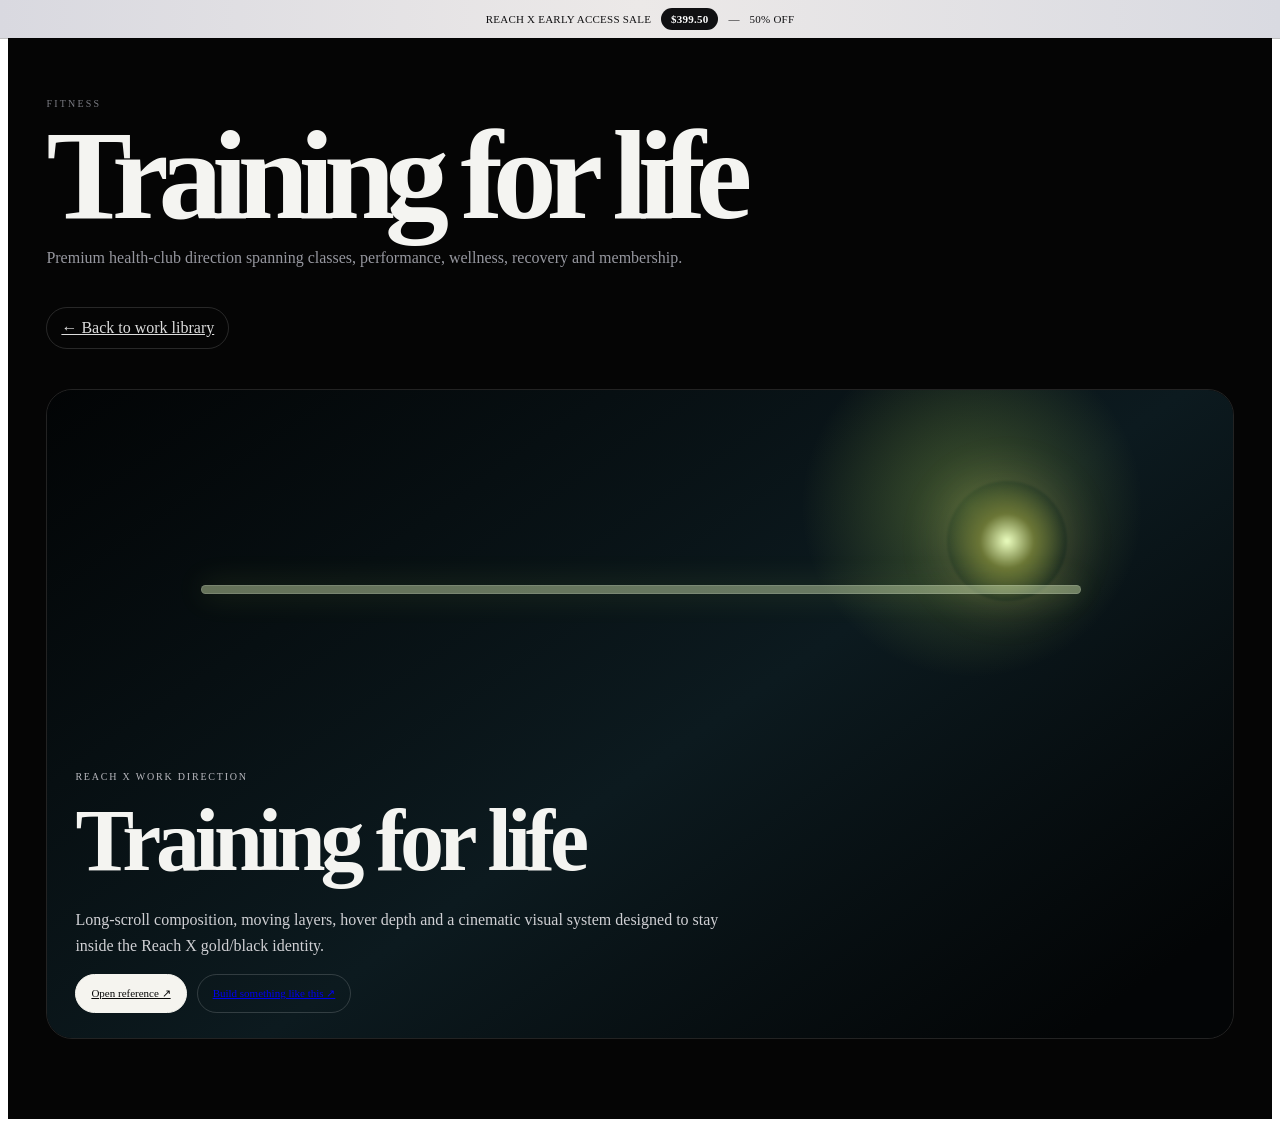
<file: work-fitness.html>
<!doctype html><html lang="en"><head><meta charset="utf-8"><meta name="viewport" content="width=device-width,initial-scale=1"><title>Reach X — Training for life</title><style>
/* ===== Reach X immersive library transformation ===== */
:root{
  --rx-black:#050505;--rx-line:rgba(255,255,255,.115);--rx-gold:#d5b36a;--rx-gold2:#ffe8a9;
}
.rx-promo{
  position:fixed;left:0;right:0;top:0;height:38px;z-index:1000;
  display:flex;align-items:center;justify-content:center;gap:10px;
  padding:0 12px;background:linear-gradient(90deg,#d9d9e0,#ece9e8,#d9dae1);
  color:#101012;font-size:11px;letter-spacing:.02em;box-shadow:0 1px 0 rgba(0,0,0,.25);
}
.rx-promo .rx-strike{text-decoration:line-through;opacity:.45}
.rx-promo .rx-sale{background:#101012;color:#fff;border-radius:999px;padding:5px 10px;font-weight:800}
.rx-promo .rx-count{font-variant-numeric:tabular-nums;font-weight:700}
.topbar{top:38px!important}

/* Library */
.rx-library{
  min-height:100vh;position:relative;display:block;padding:10vh 3vw 16vh;z-index:4;overflow:hidden;
  background:radial-gradient(circle at 20% 20%,rgba(255,217,141,.035),transparent 28%),
             radial-gradient(circle at 84% 50%,rgba(132,92,255,.04),transparent 30%),#050505;
}
.rx-library-head{display:flex;align-items:flex-end;justify-content:space-between;gap:24px;margin:0 0 30px;padding:0 6px}
.rx-library-head .rx-overline{font-size:10px;letter-spacing:.23em;text-transform:uppercase;color:#7d7e86}
.rx-library-head h2{margin:8px 0 0;font-size:clamp(48px,6.3vw,94px);line-height:.9;letter-spacing:-.065em;font-weight:600;color:#f3f3f0}
.rx-library-head .rx-all{color:#999aa2;font-size:12px;white-space:nowrap;padding-bottom:7px}
.rx-library-grid{display:grid;grid-template-columns:repeat(4,minmax(0,1fr));gap:12px}
.rx-work-card{
  --rx-x:0px;--rx-y:0px;--rx-scale:1;--rx-rot:0deg;--rx-scroll-shift:0px;
  position:relative;height:360px;border:1px solid var(--rx-line);border-radius:18px;overflow:hidden;background:#09090a;
  transform:translate3d(var(--rx-x),var(--rx-y),0) scale(var(--rx-scale)) rotate(var(--rx-rot));
  transition:transform .55s cubic-bezier(.2,.7,.2,1),border-color .3s,box-shadow .3s;will-change:transform;
}
.rx-work-card:hover{border-color:rgba(255,255,255,.24);box-shadow:0 24px 60px rgba(0,0,0,.34)}
.rx-work-card .rx-preview{
  position:absolute;inset:0;overflow:hidden;transform:translate3d(0,calc(var(--rx-scroll-shift,0px)*.65),0) scale(1.07);
  transition:transform .75s cubic-bezier(.2,.7,.2,1);
}
.rx-work-card:hover .rx-preview{transform:translate3d(0,calc(var(--rx-scroll-shift,0px)*.5),0) scale(1.12)}
.rx-work-card .rx-preview:after{content:"";position:absolute;inset:0;background:linear-gradient(180deg,rgba(0,0,0,.02) 30%,rgba(0,0,0,.84) 100%);pointer-events:none}
.rx-work-card .rx-info{position:absolute;left:17px;right:17px;bottom:15px;z-index:2}
.rx-work-card .rx-kind{color:#c4c4ca;font-size:9px;letter-spacing:.2em;text-transform:uppercase}
.rx-work-card h3{margin:7px 0 7px;font-size:26px;letter-spacing:-.045em;line-height:.95}
.rx-work-card p{margin:0;color:#c2c2c8;font-size:11px;line-height:1.5;max-width:310px}
.rx-work-card .rx-open{display:inline-flex;margin-top:11px;padding:6px 9px;border:1px solid rgba(255,255,255,.17);border-radius:999px;font-size:9px;color:#fff;background:rgba(0,0,0,.16)}
.rx-poster{position:absolute;inset:0;animation:rxPosterFloat 10s ease-in-out infinite alternate}
@keyframes rxPosterFloat{from{transform:translate3d(-1%,-1%,0) scale(1)}to{transform:translate3d(2%,1.5%,0) scale(1.045)}}
.rx-poster .rx-orb{position:absolute;border-radius:50%;filter:blur(1px);box-shadow:0 0 50px rgba(255,215,130,.18)}
.rx-poster .rx-window{position:absolute;border:1px solid rgba(255,255,255,.13);border-radius:18px;background:rgba(255,255,255,.035);box-shadow:0 20px 40px rgba(0,0,0,.22),inset 0 0 25px rgba(255,255,255,.025)}
.rx-food{background:radial-gradient(circle at 68% 25%,rgba(247,197,136,.44),transparent 15%),radial-gradient(circle at 32% 42%,rgba(181,67,25,.34),transparent 22%),linear-gradient(145deg,#291811 0%,#3e2014 45%,#080808 90%)}
.rx-real{background:radial-gradient(circle at 72% 22%,rgba(160,205,255,.42),transparent 16%),linear-gradient(145deg,#061015 0%,#17313f 46%,#050708 88%)}
.rx-gym{background:radial-gradient(circle at 78% 18%,rgba(211,255,94,.27),transparent 16%),linear-gradient(145deg,#020405 0%,#0c1a1f 54%,#030506 92%)}
.rx-web{background:radial-gradient(circle at 78% 19%,rgba(141,106,255,.42),transparent 17%),radial-gradient(circle at 28% 72%,rgba(85,173,255,.22),transparent 20%),linear-gradient(145deg,#090710,#171127,#050505)}
.rx-seo{background:linear-gradient(rgba(9,13,18,.72),rgba(9,13,18,.92)),repeating-linear-gradient(90deg,transparent 0 28px,rgba(121,231,255,.07) 29px 30px),repeating-linear-gradient(0deg,transparent 0 28px,rgba(121,231,255,.05) 29px 30px),#071017}
.rx-social{background:radial-gradient(circle at 30% 36%,rgba(247,138,203,.48),transparent 18%),radial-gradient(circle at 72% 65%,rgba(94,114,255,.45),transparent 18%),linear-gradient(145deg,#160912,#08070f)}
.rx-leads{background:linear-gradient(145deg,#0b120b,#07100b 55%,#050505)}
.rx-brand{background:radial-gradient(circle at 68% 28%,rgba(255,222,158,.34),transparent 20%),radial-gradient(circle at 22% 70%,rgba(164,92,255,.24),transparent 25%),linear-gradient(145deg,#14100d,#08080b)}
.rx-food .rx-orb1{width:210px;height:210px;right:-30px;top:35px;background:radial-gradient(circle at 30% 30%,#fff5dd,#bc6e3e 42%,transparent 68%)}
.rx-food .rx-window{width:62%;height:41%;left:12%;top:22%;transform:rotate(-7deg)}
.rx-real .rx-window{width:68%;height:52%;left:13%;top:14%;transform:perspective(500px) rotateY(-10deg);background:linear-gradient(135deg,rgba(195,220,235,.10),rgba(255,255,255,.02))}
.rx-real .rx-orb1{width:260px;height:260px;right:-100px;bottom:-55px;background:radial-gradient(circle,#8fb8d4,rgba(8,25,33,.2) 65%,transparent 72%)}
.rx-gym .rx-window{width:74%;height:7px;left:13%;top:30%;border-radius:99px;background:rgba(234,255,192,.42);box-shadow:0 0 30px rgba(215,255,92,.18)}
.rx-gym .rx-orb1{width:120px;height:120px;right:14%;top:14%;background:radial-gradient(circle,#ecffc0,#6b7636 32%,transparent 70%)}
.rx-web .rx-window{width:66%;height:48%;left:16%;top:16%;background:linear-gradient(145deg,rgba(125,94,255,.24),rgba(255,255,255,.03));animation:rxWindowFloat 7s ease-in-out infinite alternate}
.rx-web .rx-orb1{width:170px;height:170px;left:-48px;bottom:-50px;background:radial-gradient(circle,#6ba8ff,rgba(52,97,171,.24) 45%,transparent 72%)}
@keyframes rxWindowFloat{to{transform:translateY(16px) rotate(2deg)}}
.rx-seo .rx-window{width:54%;height:54%;right:11%;top:12%;border-radius:16px}
.rx-seo .rx-orb1{width:150px;height:150px;left:-40px;bottom:15px;background:radial-gradient(circle,#79e7ff,rgba(41,97,126,.25) 45%,transparent 72%)}
.rx-social .rx-orb1{width:190px;height:190px;left:17%;top:19%;background:radial-gradient(circle,#ffafdd,#5b58a8 34%,transparent 68%);animation:rxSocial 7s ease-in-out infinite alternate}
@keyframes rxSocial{to{transform:translate3d(70px,30px,0) rotate(17deg) scale(1.08)}}
.rx-social .rx-window{width:42%;height:36%;right:9%;bottom:19%;transform:rotate(9deg)}
.rx-leads .rx-window{width:76%;height:56%;left:10%;top:17%;background:linear-gradient(160deg,rgba(208,255,118,.14),rgba(255,255,255,.02))}
.rx-leads .rx-orb1{width:180px;height:180px;right:-45px;bottom:-45px;background:radial-gradient(circle,#d7ff5c,#4a5e2c 35%,transparent 70%)}
.rx-brand .rx-window{width:66%;height:52%;left:15%;top:16%;transform:rotate(-3deg);background:linear-gradient(145deg,rgba(255,235,184,.12),rgba(156,83,255,.07))}
.rx-brand .rx-orb1{width:180px;height:180px;right:-40px;top:-38px;background:radial-gradient(circle,#ffe4a8,#906344 35%,transparent 70%)}
.rx-library-cta{display:flex;justify-content:center;margin-top:28px}
.rx-library-cta a{display:inline-flex;align-items:center;gap:8px;padding:12px 18px;border:1px solid rgba(255,255,255,.14);border-radius:999px;color:#dedee3;font-size:11px;background:rgba(255,255,255,.035)}

/* Extra work pages */
.rx-work-page{background:#050505;color:#f2f2ef;min-height:100vh}
.rx-work-page .rx-page-head{padding:80px 3vw 30px}
.rx-work-page .rx-page-head h1{font-size:clamp(56px,9vw,128px);letter-spacing:-.075em;line-height:.84;margin:12px 0}
.rx-work-page .rx-page-head p{max-width:720px;color:#8f9097;line-height:1.6}
.rx-mosaic{display:grid;grid-template-columns:repeat(12,1fr);gap:12px;padding:10px 3vw 100px}
.rx-mosaic .rx-work-card{grid-column:span 4;height:420px}
.rx-mosaic .rx-work-card:nth-child(1){grid-column:span 8;height:520px}
.rx-mosaic .rx-work-card:nth-child(4){grid-column:span 8}
.rx-back{margin-top:20px;display:inline-flex;padding:11px 14px;border:1px solid rgba(255,255,255,.14);border-radius:999px;color:#ddd}

/* Cookie consent */
.rx-cookie{
  position:fixed;left:18px;bottom:18px;width:min(490px,calc(100vw - 36px));z-index:1100;padding:22px 24px;
  border-radius:18px;border:1px solid rgba(255,255,255,.12);background:rgba(19,19,21,.95);
  box-shadow:0 24px 80px rgba(0,0,0,.48);color:#f1f1f2;backdrop-filter:blur(16px);-webkit-backdrop-filter:blur(16px)
}
.rx-cookie h3{margin:0 0 12px;font-size:18px}.rx-cookie p{margin:0 0 15px;color:#aeb0b7;font-size:13px;line-height:1.6}.rx-cookie a{color:#e4e4e8;text-decoration:underline}
.rx-cookie-actions{display:flex;gap:10px;flex-wrap:wrap}
.rx-cookie-actions button{border-radius:999px;padding:10px 14px;border:1px solid rgba(255,255,255,.12);background:#171719;color:#eee;font-size:11px}
.rx-cookie-actions .accept{background:#eceef4;color:#101012;border-color:#eceef4}
.rx-cookie-manage{position:fixed;inset:0;z-index:1101;display:none;place-items:center;padding:20px;background:rgba(0,0,0,.7);backdrop-filter:blur(12px);-webkit-backdrop-filter:blur(12px)}
.rx-cookie-manage.open{display:grid}
.rx-cookie-panel{width:min(560px,94vw);padding:24px;border:1px solid rgba(255,255,255,.12);border-radius:20px;background:#101012}
.rx-cookie-panel h3{margin:0 0 10px;font-size:24px}.rx-cookie-panel p{color:#aaa;line-height:1.6;font-size:13px}
.rx-pref{display:flex;align-items:center;justify-content:space-between;gap:20px;padding:15px 0;border-top:1px solid rgba(255,255,255,.08)}
.rx-pref small{display:block;color:#81828a;margin-top:4px}
.rx-switch{width:48px;height:28px;border-radius:999px;background:#3a3a3d;border:0;position:relative;flex:0 0 auto}
.rx-switch:after{content:"";position:absolute;top:4px;left:4px;width:20px;height:20px;border-radius:50%;background:#fff;transition:.2s}
.rx-switch.on{background:#a9be53}.rx-switch.on:after{left:24px}
.rx-cookie-footer{display:flex;justify-content:flex-end;gap:8px;margin-top:18px}
.rx-cookie-footer button{padding:10px 15px;border-radius:999px;border:1px solid rgba(255,255,255,.12);background:#18181a;color:#fff}
@media(max-width:1100px){
  .rx-library-grid{grid-template-columns:repeat(2,minmax(0,1fr))}
  .rx-mosaic .rx-work-card,.rx-mosaic .rx-work-card:nth-child(1),.rx-mosaic .rx-work-card:nth-child(4){grid-column:span 6}
}
@media(max-width:700px){
  .rx-promo{font-size:9px;gap:7px}.rx-promo .rx-strike{display:none}
  .rx-library{padding:8vh 4vw 12vh}.rx-library-head{display:block}.rx-library-head .rx-all{margin-top:10px}
  .rx-library-grid{grid-template-columns:1fr;gap:10px}.rx-work-card{height:300px}
  .rx-mosaic{grid-template-columns:1fr;padding:10px 4vw 70px}
  .rx-mosaic .rx-work-card,.rx-mosaic .rx-work-card:nth-child(1),.rx-mosaic .rx-work-card:nth-child(4){grid-column:1;height:330px}
  .rx-cookie{left:10px;bottom:10px;width:calc(100vw - 20px);padding:18px}
}

.rx-detail{min-height:100vh;background:#050505;color:#f4f4f1;padding:0 3vw 80px}
.rx-detail-head{padding:90px 0 40px}.rx-detail-head .rx-overline{font-size:10px;letter-spacing:.22em;text-transform:uppercase;color:#7a7b82}
.rx-detail-head h1{font-size:clamp(58px,10vw,140px);line-height:.82;letter-spacing:-.08em;margin:14px 0}.rx-detail-head p{max-width:760px;color:#96979f;line-height:1.7}
.rx-detail-hero{height:min(72vh,720px);border:1px solid rgba(255,255,255,.12);border-radius:26px;overflow:hidden;position:relative}
.rx-detail-hero .rx-preview{position:absolute;inset:0}.rx-detail-copy{position:absolute;left:28px;right:28px;bottom:25px;z-index:2}
.rx-detail-copy .rx-kind{font-size:10px;letter-spacing:.18em;text-transform:uppercase;color:#b9b9bf}.rx-detail-copy h2{font-size:clamp(42px,7vw,88px);letter-spacing:-.06em;margin:8px 0}
.rx-detail-copy p{max-width:650px;color:#d0d0d4;line-height:1.6}.rx-detail-actions{display:flex;gap:10px;flex-wrap:wrap;margin-top:16px}
.rx-detail-actions a{display:inline-flex;padding:12px 15px;border:1px solid rgba(255,255,255,.16);border-radius:999px;font-size:11px}.rx-detail-actions a.primary{background:#f5f4ef;color:#070707;border-color:#f5f4ef}
</style></head><body>
<div class="rx-promo"><span>REACH X EARLY ACCESS SALE</span><span class="rx-sale">$399.50</span><span>—</span><span>50% OFF</span></div>
<main class="rx-detail"><div class="rx-detail-head"><div class="rx-overline">Fitness</div><h1>Training for life</h1><p>Premium health-club direction spanning classes, performance, wellness, recovery and membership.</p><a class="rx-back" href="work.html">← Back to work library</a></div>
<div class="rx-detail-hero"><div class="rx-preview rx-gym"><div class="rx-poster"><div class="rx-orb rx-orb1"></div><div class="rx-window"></div></div></div><div class="rx-detail-copy"><div class="rx-kind">Reach X work direction</div><h2>Training for life</h2><p>Long-scroll composition, moving layers, hover depth and a cinematic visual system designed to stay inside the Reach X gold/black identity.</p><div class="rx-detail-actions"><a class="primary" href="https://www.thirdspace.london/" target="_blank" rel="noopener">Open reference ↗</a><a href="mailto:reachx.shop@gmail.com?subject=Reach X — Training for life project">Build something like this ↗</a></div></div></div></main></body></html>
</file>
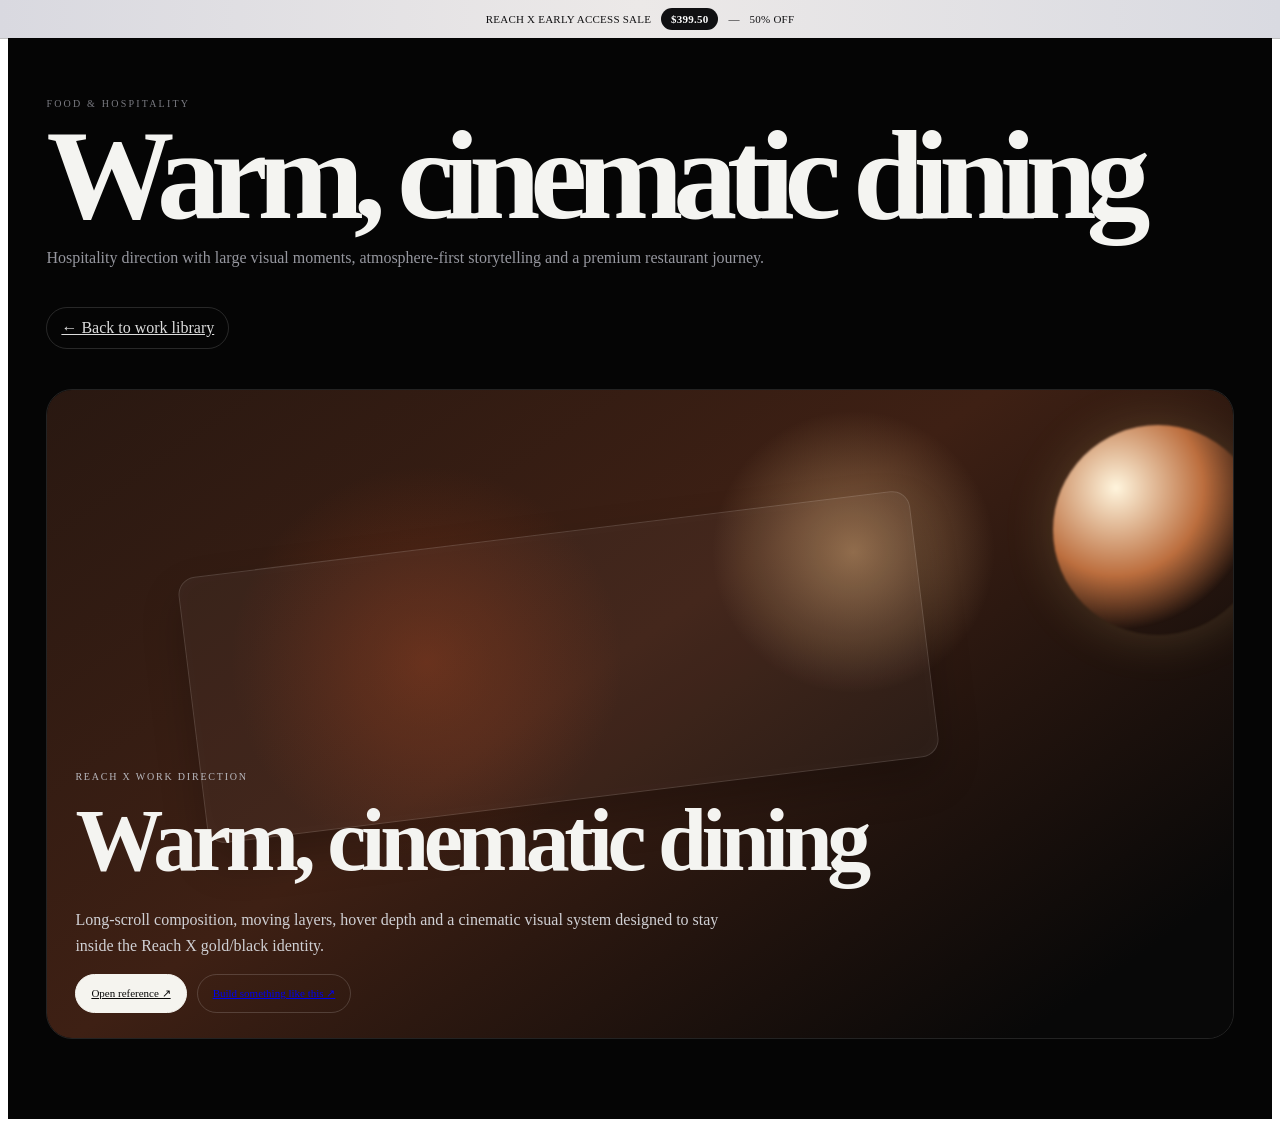
<file: work-food.html>
<!doctype html><html lang="en"><head><meta charset="utf-8"><meta name="viewport" content="width=device-width,initial-scale=1"><title>Reach X — Warm, cinematic dining</title><style>
/* ===== Reach X immersive library transformation ===== */
:root{
  --rx-black:#050505;--rx-line:rgba(255,255,255,.115);--rx-gold:#d5b36a;--rx-gold2:#ffe8a9;
}
.rx-promo{
  position:fixed;left:0;right:0;top:0;height:38px;z-index:1000;
  display:flex;align-items:center;justify-content:center;gap:10px;
  padding:0 12px;background:linear-gradient(90deg,#d9d9e0,#ece9e8,#d9dae1);
  color:#101012;font-size:11px;letter-spacing:.02em;box-shadow:0 1px 0 rgba(0,0,0,.25);
}
.rx-promo .rx-strike{text-decoration:line-through;opacity:.45}
.rx-promo .rx-sale{background:#101012;color:#fff;border-radius:999px;padding:5px 10px;font-weight:800}
.rx-promo .rx-count{font-variant-numeric:tabular-nums;font-weight:700}
.topbar{top:38px!important}

/* Library */
.rx-library{
  min-height:100vh;position:relative;display:block;padding:10vh 3vw 16vh;z-index:4;overflow:hidden;
  background:radial-gradient(circle at 20% 20%,rgba(255,217,141,.035),transparent 28%),
             radial-gradient(circle at 84% 50%,rgba(132,92,255,.04),transparent 30%),#050505;
}
.rx-library-head{display:flex;align-items:flex-end;justify-content:space-between;gap:24px;margin:0 0 30px;padding:0 6px}
.rx-library-head .rx-overline{font-size:10px;letter-spacing:.23em;text-transform:uppercase;color:#7d7e86}
.rx-library-head h2{margin:8px 0 0;font-size:clamp(48px,6.3vw,94px);line-height:.9;letter-spacing:-.065em;font-weight:600;color:#f3f3f0}
.rx-library-head .rx-all{color:#999aa2;font-size:12px;white-space:nowrap;padding-bottom:7px}
.rx-library-grid{display:grid;grid-template-columns:repeat(4,minmax(0,1fr));gap:12px}
.rx-work-card{
  --rx-x:0px;--rx-y:0px;--rx-scale:1;--rx-rot:0deg;--rx-scroll-shift:0px;
  position:relative;height:360px;border:1px solid var(--rx-line);border-radius:18px;overflow:hidden;background:#09090a;
  transform:translate3d(var(--rx-x),var(--rx-y),0) scale(var(--rx-scale)) rotate(var(--rx-rot));
  transition:transform .55s cubic-bezier(.2,.7,.2,1),border-color .3s,box-shadow .3s;will-change:transform;
}
.rx-work-card:hover{border-color:rgba(255,255,255,.24);box-shadow:0 24px 60px rgba(0,0,0,.34)}
.rx-work-card .rx-preview{
  position:absolute;inset:0;overflow:hidden;transform:translate3d(0,calc(var(--rx-scroll-shift,0px)*.65),0) scale(1.07);
  transition:transform .75s cubic-bezier(.2,.7,.2,1);
}
.rx-work-card:hover .rx-preview{transform:translate3d(0,calc(var(--rx-scroll-shift,0px)*.5),0) scale(1.12)}
.rx-work-card .rx-preview:after{content:"";position:absolute;inset:0;background:linear-gradient(180deg,rgba(0,0,0,.02) 30%,rgba(0,0,0,.84) 100%);pointer-events:none}
.rx-work-card .rx-info{position:absolute;left:17px;right:17px;bottom:15px;z-index:2}
.rx-work-card .rx-kind{color:#c4c4ca;font-size:9px;letter-spacing:.2em;text-transform:uppercase}
.rx-work-card h3{margin:7px 0 7px;font-size:26px;letter-spacing:-.045em;line-height:.95}
.rx-work-card p{margin:0;color:#c2c2c8;font-size:11px;line-height:1.5;max-width:310px}
.rx-work-card .rx-open{display:inline-flex;margin-top:11px;padding:6px 9px;border:1px solid rgba(255,255,255,.17);border-radius:999px;font-size:9px;color:#fff;background:rgba(0,0,0,.16)}
.rx-poster{position:absolute;inset:0;animation:rxPosterFloat 10s ease-in-out infinite alternate}
@keyframes rxPosterFloat{from{transform:translate3d(-1%,-1%,0) scale(1)}to{transform:translate3d(2%,1.5%,0) scale(1.045)}}
.rx-poster .rx-orb{position:absolute;border-radius:50%;filter:blur(1px);box-shadow:0 0 50px rgba(255,215,130,.18)}
.rx-poster .rx-window{position:absolute;border:1px solid rgba(255,255,255,.13);border-radius:18px;background:rgba(255,255,255,.035);box-shadow:0 20px 40px rgba(0,0,0,.22),inset 0 0 25px rgba(255,255,255,.025)}
.rx-food{background:radial-gradient(circle at 68% 25%,rgba(247,197,136,.44),transparent 15%),radial-gradient(circle at 32% 42%,rgba(181,67,25,.34),transparent 22%),linear-gradient(145deg,#291811 0%,#3e2014 45%,#080808 90%)}
.rx-real{background:radial-gradient(circle at 72% 22%,rgba(160,205,255,.42),transparent 16%),linear-gradient(145deg,#061015 0%,#17313f 46%,#050708 88%)}
.rx-gym{background:radial-gradient(circle at 78% 18%,rgba(211,255,94,.27),transparent 16%),linear-gradient(145deg,#020405 0%,#0c1a1f 54%,#030506 92%)}
.rx-web{background:radial-gradient(circle at 78% 19%,rgba(141,106,255,.42),transparent 17%),radial-gradient(circle at 28% 72%,rgba(85,173,255,.22),transparent 20%),linear-gradient(145deg,#090710,#171127,#050505)}
.rx-seo{background:linear-gradient(rgba(9,13,18,.72),rgba(9,13,18,.92)),repeating-linear-gradient(90deg,transparent 0 28px,rgba(121,231,255,.07) 29px 30px),repeating-linear-gradient(0deg,transparent 0 28px,rgba(121,231,255,.05) 29px 30px),#071017}
.rx-social{background:radial-gradient(circle at 30% 36%,rgba(247,138,203,.48),transparent 18%),radial-gradient(circle at 72% 65%,rgba(94,114,255,.45),transparent 18%),linear-gradient(145deg,#160912,#08070f)}
.rx-leads{background:linear-gradient(145deg,#0b120b,#07100b 55%,#050505)}
.rx-brand{background:radial-gradient(circle at 68% 28%,rgba(255,222,158,.34),transparent 20%),radial-gradient(circle at 22% 70%,rgba(164,92,255,.24),transparent 25%),linear-gradient(145deg,#14100d,#08080b)}
.rx-food .rx-orb1{width:210px;height:210px;right:-30px;top:35px;background:radial-gradient(circle at 30% 30%,#fff5dd,#bc6e3e 42%,transparent 68%)}
.rx-food .rx-window{width:62%;height:41%;left:12%;top:22%;transform:rotate(-7deg)}
.rx-real .rx-window{width:68%;height:52%;left:13%;top:14%;transform:perspective(500px) rotateY(-10deg);background:linear-gradient(135deg,rgba(195,220,235,.10),rgba(255,255,255,.02))}
.rx-real .rx-orb1{width:260px;height:260px;right:-100px;bottom:-55px;background:radial-gradient(circle,#8fb8d4,rgba(8,25,33,.2) 65%,transparent 72%)}
.rx-gym .rx-window{width:74%;height:7px;left:13%;top:30%;border-radius:99px;background:rgba(234,255,192,.42);box-shadow:0 0 30px rgba(215,255,92,.18)}
.rx-gym .rx-orb1{width:120px;height:120px;right:14%;top:14%;background:radial-gradient(circle,#ecffc0,#6b7636 32%,transparent 70%)}
.rx-web .rx-window{width:66%;height:48%;left:16%;top:16%;background:linear-gradient(145deg,rgba(125,94,255,.24),rgba(255,255,255,.03));animation:rxWindowFloat 7s ease-in-out infinite alternate}
.rx-web .rx-orb1{width:170px;height:170px;left:-48px;bottom:-50px;background:radial-gradient(circle,#6ba8ff,rgba(52,97,171,.24) 45%,transparent 72%)}
@keyframes rxWindowFloat{to{transform:translateY(16px) rotate(2deg)}}
.rx-seo .rx-window{width:54%;height:54%;right:11%;top:12%;border-radius:16px}
.rx-seo .rx-orb1{width:150px;height:150px;left:-40px;bottom:15px;background:radial-gradient(circle,#79e7ff,rgba(41,97,126,.25) 45%,transparent 72%)}
.rx-social .rx-orb1{width:190px;height:190px;left:17%;top:19%;background:radial-gradient(circle,#ffafdd,#5b58a8 34%,transparent 68%);animation:rxSocial 7s ease-in-out infinite alternate}
@keyframes rxSocial{to{transform:translate3d(70px,30px,0) rotate(17deg) scale(1.08)}}
.rx-social .rx-window{width:42%;height:36%;right:9%;bottom:19%;transform:rotate(9deg)}
.rx-leads .rx-window{width:76%;height:56%;left:10%;top:17%;background:linear-gradient(160deg,rgba(208,255,118,.14),rgba(255,255,255,.02))}
.rx-leads .rx-orb1{width:180px;height:180px;right:-45px;bottom:-45px;background:radial-gradient(circle,#d7ff5c,#4a5e2c 35%,transparent 70%)}
.rx-brand .rx-window{width:66%;height:52%;left:15%;top:16%;transform:rotate(-3deg);background:linear-gradient(145deg,rgba(255,235,184,.12),rgba(156,83,255,.07))}
.rx-brand .rx-orb1{width:180px;height:180px;right:-40px;top:-38px;background:radial-gradient(circle,#ffe4a8,#906344 35%,transparent 70%)}
.rx-library-cta{display:flex;justify-content:center;margin-top:28px}
.rx-library-cta a{display:inline-flex;align-items:center;gap:8px;padding:12px 18px;border:1px solid rgba(255,255,255,.14);border-radius:999px;color:#dedee3;font-size:11px;background:rgba(255,255,255,.035)}

/* Extra work pages */
.rx-work-page{background:#050505;color:#f2f2ef;min-height:100vh}
.rx-work-page .rx-page-head{padding:80px 3vw 30px}
.rx-work-page .rx-page-head h1{font-size:clamp(56px,9vw,128px);letter-spacing:-.075em;line-height:.84;margin:12px 0}
.rx-work-page .rx-page-head p{max-width:720px;color:#8f9097;line-height:1.6}
.rx-mosaic{display:grid;grid-template-columns:repeat(12,1fr);gap:12px;padding:10px 3vw 100px}
.rx-mosaic .rx-work-card{grid-column:span 4;height:420px}
.rx-mosaic .rx-work-card:nth-child(1){grid-column:span 8;height:520px}
.rx-mosaic .rx-work-card:nth-child(4){grid-column:span 8}
.rx-back{margin-top:20px;display:inline-flex;padding:11px 14px;border:1px solid rgba(255,255,255,.14);border-radius:999px;color:#ddd}

/* Cookie consent */
.rx-cookie{
  position:fixed;left:18px;bottom:18px;width:min(490px,calc(100vw - 36px));z-index:1100;padding:22px 24px;
  border-radius:18px;border:1px solid rgba(255,255,255,.12);background:rgba(19,19,21,.95);
  box-shadow:0 24px 80px rgba(0,0,0,.48);color:#f1f1f2;backdrop-filter:blur(16px);-webkit-backdrop-filter:blur(16px)
}
.rx-cookie h3{margin:0 0 12px;font-size:18px}.rx-cookie p{margin:0 0 15px;color:#aeb0b7;font-size:13px;line-height:1.6}.rx-cookie a{color:#e4e4e8;text-decoration:underline}
.rx-cookie-actions{display:flex;gap:10px;flex-wrap:wrap}
.rx-cookie-actions button{border-radius:999px;padding:10px 14px;border:1px solid rgba(255,255,255,.12);background:#171719;color:#eee;font-size:11px}
.rx-cookie-actions .accept{background:#eceef4;color:#101012;border-color:#eceef4}
.rx-cookie-manage{position:fixed;inset:0;z-index:1101;display:none;place-items:center;padding:20px;background:rgba(0,0,0,.7);backdrop-filter:blur(12px);-webkit-backdrop-filter:blur(12px)}
.rx-cookie-manage.open{display:grid}
.rx-cookie-panel{width:min(560px,94vw);padding:24px;border:1px solid rgba(255,255,255,.12);border-radius:20px;background:#101012}
.rx-cookie-panel h3{margin:0 0 10px;font-size:24px}.rx-cookie-panel p{color:#aaa;line-height:1.6;font-size:13px}
.rx-pref{display:flex;align-items:center;justify-content:space-between;gap:20px;padding:15px 0;border-top:1px solid rgba(255,255,255,.08)}
.rx-pref small{display:block;color:#81828a;margin-top:4px}
.rx-switch{width:48px;height:28px;border-radius:999px;background:#3a3a3d;border:0;position:relative;flex:0 0 auto}
.rx-switch:after{content:"";position:absolute;top:4px;left:4px;width:20px;height:20px;border-radius:50%;background:#fff;transition:.2s}
.rx-switch.on{background:#a9be53}.rx-switch.on:after{left:24px}
.rx-cookie-footer{display:flex;justify-content:flex-end;gap:8px;margin-top:18px}
.rx-cookie-footer button{padding:10px 15px;border-radius:999px;border:1px solid rgba(255,255,255,.12);background:#18181a;color:#fff}
@media(max-width:1100px){
  .rx-library-grid{grid-template-columns:repeat(2,minmax(0,1fr))}
  .rx-mosaic .rx-work-card,.rx-mosaic .rx-work-card:nth-child(1),.rx-mosaic .rx-work-card:nth-child(4){grid-column:span 6}
}
@media(max-width:700px){
  .rx-promo{font-size:9px;gap:7px}.rx-promo .rx-strike{display:none}
  .rx-library{padding:8vh 4vw 12vh}.rx-library-head{display:block}.rx-library-head .rx-all{margin-top:10px}
  .rx-library-grid{grid-template-columns:1fr;gap:10px}.rx-work-card{height:300px}
  .rx-mosaic{grid-template-columns:1fr;padding:10px 4vw 70px}
  .rx-mosaic .rx-work-card,.rx-mosaic .rx-work-card:nth-child(1),.rx-mosaic .rx-work-card:nth-child(4){grid-column:1;height:330px}
  .rx-cookie{left:10px;bottom:10px;width:calc(100vw - 20px);padding:18px}
}

.rx-detail{min-height:100vh;background:#050505;color:#f4f4f1;padding:0 3vw 80px}
.rx-detail-head{padding:90px 0 40px}.rx-detail-head .rx-overline{font-size:10px;letter-spacing:.22em;text-transform:uppercase;color:#7a7b82}
.rx-detail-head h1{font-size:clamp(58px,10vw,140px);line-height:.82;letter-spacing:-.08em;margin:14px 0}.rx-detail-head p{max-width:760px;color:#96979f;line-height:1.7}
.rx-detail-hero{height:min(72vh,720px);border:1px solid rgba(255,255,255,.12);border-radius:26px;overflow:hidden;position:relative}
.rx-detail-hero .rx-preview{position:absolute;inset:0}.rx-detail-copy{position:absolute;left:28px;right:28px;bottom:25px;z-index:2}
.rx-detail-copy .rx-kind{font-size:10px;letter-spacing:.18em;text-transform:uppercase;color:#b9b9bf}.rx-detail-copy h2{font-size:clamp(42px,7vw,88px);letter-spacing:-.06em;margin:8px 0}
.rx-detail-copy p{max-width:650px;color:#d0d0d4;line-height:1.6}.rx-detail-actions{display:flex;gap:10px;flex-wrap:wrap;margin-top:16px}
.rx-detail-actions a{display:inline-flex;padding:12px 15px;border:1px solid rgba(255,255,255,.16);border-radius:999px;font-size:11px}.rx-detail-actions a.primary{background:#f5f4ef;color:#070707;border-color:#f5f4ef}
</style></head><body>
<div class="rx-promo"><span>REACH X EARLY ACCESS SALE</span><span class="rx-sale">$399.50</span><span>—</span><span>50% OFF</span></div>
<main class="rx-detail"><div class="rx-detail-head"><div class="rx-overline">Food & Hospitality</div><h1>Warm, cinematic dining</h1><p>Hospitality direction with large visual moments, atmosphere-first storytelling and a premium restaurant journey.</p><a class="rx-back" href="work.html">← Back to work library</a></div>
<div class="rx-detail-hero"><div class="rx-preview rx-food"><div class="rx-poster"><div class="rx-orb rx-orb1"></div><div class="rx-window"></div></div></div><div class="rx-detail-copy"><div class="rx-kind">Reach X work direction</div><h2>Warm, cinematic dining</h2><p>Long-scroll composition, moving layers, hover depth and a cinematic visual system designed to stay inside the Reach X gold/black identity.</p><div class="rx-detail-actions"><a class="primary" href="https://restaurant-amici.com/" target="_blank" rel="noopener">Open reference ↗</a><a href="mailto:reachx.shop@gmail.com?subject=Reach X — Warm, cinematic dining project">Build something like this ↗</a></div></div></div></main></body></html>
</file>
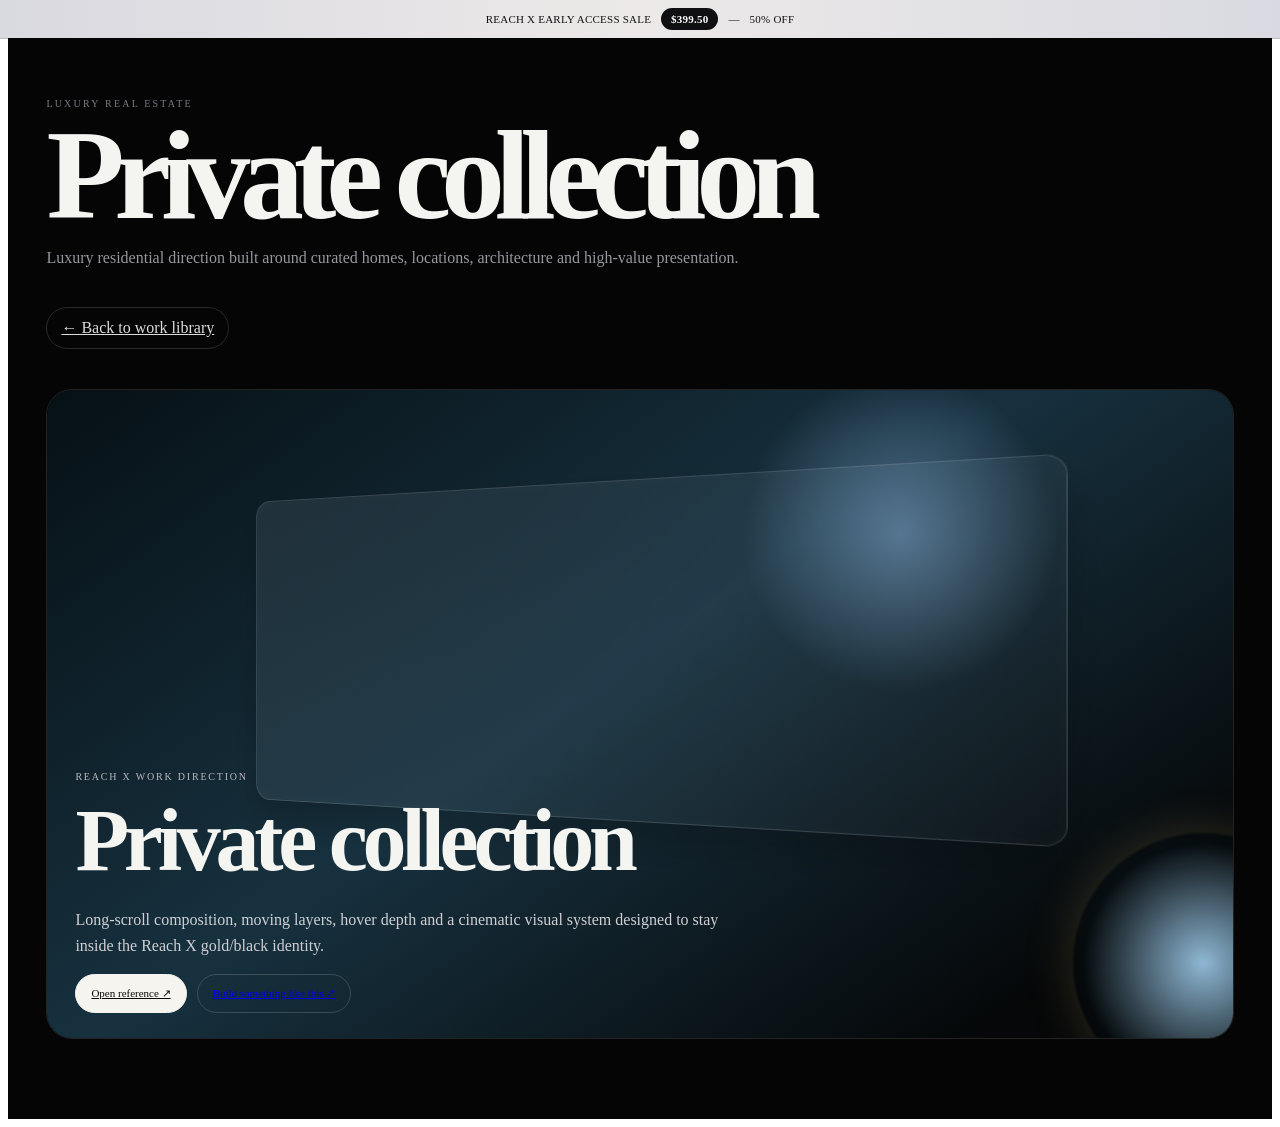
<file: work-real-estate.html>
<!doctype html><html lang="en"><head><meta charset="utf-8"><meta name="viewport" content="width=device-width,initial-scale=1"><title>Reach X — Private collection</title><style>
/* ===== Reach X immersive library transformation ===== */
:root{
  --rx-black:#050505;--rx-line:rgba(255,255,255,.115);--rx-gold:#d5b36a;--rx-gold2:#ffe8a9;
}
.rx-promo{
  position:fixed;left:0;right:0;top:0;height:38px;z-index:1000;
  display:flex;align-items:center;justify-content:center;gap:10px;
  padding:0 12px;background:linear-gradient(90deg,#d9d9e0,#ece9e8,#d9dae1);
  color:#101012;font-size:11px;letter-spacing:.02em;box-shadow:0 1px 0 rgba(0,0,0,.25);
}
.rx-promo .rx-strike{text-decoration:line-through;opacity:.45}
.rx-promo .rx-sale{background:#101012;color:#fff;border-radius:999px;padding:5px 10px;font-weight:800}
.rx-promo .rx-count{font-variant-numeric:tabular-nums;font-weight:700}
.topbar{top:38px!important}

/* Library */
.rx-library{
  min-height:100vh;position:relative;display:block;padding:10vh 3vw 16vh;z-index:4;overflow:hidden;
  background:radial-gradient(circle at 20% 20%,rgba(255,217,141,.035),transparent 28%),
             radial-gradient(circle at 84% 50%,rgba(132,92,255,.04),transparent 30%),#050505;
}
.rx-library-head{display:flex;align-items:flex-end;justify-content:space-between;gap:24px;margin:0 0 30px;padding:0 6px}
.rx-library-head .rx-overline{font-size:10px;letter-spacing:.23em;text-transform:uppercase;color:#7d7e86}
.rx-library-head h2{margin:8px 0 0;font-size:clamp(48px,6.3vw,94px);line-height:.9;letter-spacing:-.065em;font-weight:600;color:#f3f3f0}
.rx-library-head .rx-all{color:#999aa2;font-size:12px;white-space:nowrap;padding-bottom:7px}
.rx-library-grid{display:grid;grid-template-columns:repeat(4,minmax(0,1fr));gap:12px}
.rx-work-card{
  --rx-x:0px;--rx-y:0px;--rx-scale:1;--rx-rot:0deg;--rx-scroll-shift:0px;
  position:relative;height:360px;border:1px solid var(--rx-line);border-radius:18px;overflow:hidden;background:#09090a;
  transform:translate3d(var(--rx-x),var(--rx-y),0) scale(var(--rx-scale)) rotate(var(--rx-rot));
  transition:transform .55s cubic-bezier(.2,.7,.2,1),border-color .3s,box-shadow .3s;will-change:transform;
}
.rx-work-card:hover{border-color:rgba(255,255,255,.24);box-shadow:0 24px 60px rgba(0,0,0,.34)}
.rx-work-card .rx-preview{
  position:absolute;inset:0;overflow:hidden;transform:translate3d(0,calc(var(--rx-scroll-shift,0px)*.65),0) scale(1.07);
  transition:transform .75s cubic-bezier(.2,.7,.2,1);
}
.rx-work-card:hover .rx-preview{transform:translate3d(0,calc(var(--rx-scroll-shift,0px)*.5),0) scale(1.12)}
.rx-work-card .rx-preview:after{content:"";position:absolute;inset:0;background:linear-gradient(180deg,rgba(0,0,0,.02) 30%,rgba(0,0,0,.84) 100%);pointer-events:none}
.rx-work-card .rx-info{position:absolute;left:17px;right:17px;bottom:15px;z-index:2}
.rx-work-card .rx-kind{color:#c4c4ca;font-size:9px;letter-spacing:.2em;text-transform:uppercase}
.rx-work-card h3{margin:7px 0 7px;font-size:26px;letter-spacing:-.045em;line-height:.95}
.rx-work-card p{margin:0;color:#c2c2c8;font-size:11px;line-height:1.5;max-width:310px}
.rx-work-card .rx-open{display:inline-flex;margin-top:11px;padding:6px 9px;border:1px solid rgba(255,255,255,.17);border-radius:999px;font-size:9px;color:#fff;background:rgba(0,0,0,.16)}
.rx-poster{position:absolute;inset:0;animation:rxPosterFloat 10s ease-in-out infinite alternate}
@keyframes rxPosterFloat{from{transform:translate3d(-1%,-1%,0) scale(1)}to{transform:translate3d(2%,1.5%,0) scale(1.045)}}
.rx-poster .rx-orb{position:absolute;border-radius:50%;filter:blur(1px);box-shadow:0 0 50px rgba(255,215,130,.18)}
.rx-poster .rx-window{position:absolute;border:1px solid rgba(255,255,255,.13);border-radius:18px;background:rgba(255,255,255,.035);box-shadow:0 20px 40px rgba(0,0,0,.22),inset 0 0 25px rgba(255,255,255,.025)}
.rx-food{background:radial-gradient(circle at 68% 25%,rgba(247,197,136,.44),transparent 15%),radial-gradient(circle at 32% 42%,rgba(181,67,25,.34),transparent 22%),linear-gradient(145deg,#291811 0%,#3e2014 45%,#080808 90%)}
.rx-real{background:radial-gradient(circle at 72% 22%,rgba(160,205,255,.42),transparent 16%),linear-gradient(145deg,#061015 0%,#17313f 46%,#050708 88%)}
.rx-gym{background:radial-gradient(circle at 78% 18%,rgba(211,255,94,.27),transparent 16%),linear-gradient(145deg,#020405 0%,#0c1a1f 54%,#030506 92%)}
.rx-web{background:radial-gradient(circle at 78% 19%,rgba(141,106,255,.42),transparent 17%),radial-gradient(circle at 28% 72%,rgba(85,173,255,.22),transparent 20%),linear-gradient(145deg,#090710,#171127,#050505)}
.rx-seo{background:linear-gradient(rgba(9,13,18,.72),rgba(9,13,18,.92)),repeating-linear-gradient(90deg,transparent 0 28px,rgba(121,231,255,.07) 29px 30px),repeating-linear-gradient(0deg,transparent 0 28px,rgba(121,231,255,.05) 29px 30px),#071017}
.rx-social{background:radial-gradient(circle at 30% 36%,rgba(247,138,203,.48),transparent 18%),radial-gradient(circle at 72% 65%,rgba(94,114,255,.45),transparent 18%),linear-gradient(145deg,#160912,#08070f)}
.rx-leads{background:linear-gradient(145deg,#0b120b,#07100b 55%,#050505)}
.rx-brand{background:radial-gradient(circle at 68% 28%,rgba(255,222,158,.34),transparent 20%),radial-gradient(circle at 22% 70%,rgba(164,92,255,.24),transparent 25%),linear-gradient(145deg,#14100d,#08080b)}
.rx-food .rx-orb1{width:210px;height:210px;right:-30px;top:35px;background:radial-gradient(circle at 30% 30%,#fff5dd,#bc6e3e 42%,transparent 68%)}
.rx-food .rx-window{width:62%;height:41%;left:12%;top:22%;transform:rotate(-7deg)}
.rx-real .rx-window{width:68%;height:52%;left:13%;top:14%;transform:perspective(500px) rotateY(-10deg);background:linear-gradient(135deg,rgba(195,220,235,.10),rgba(255,255,255,.02))}
.rx-real .rx-orb1{width:260px;height:260px;right:-100px;bottom:-55px;background:radial-gradient(circle,#8fb8d4,rgba(8,25,33,.2) 65%,transparent 72%)}
.rx-gym .rx-window{width:74%;height:7px;left:13%;top:30%;border-radius:99px;background:rgba(234,255,192,.42);box-shadow:0 0 30px rgba(215,255,92,.18)}
.rx-gym .rx-orb1{width:120px;height:120px;right:14%;top:14%;background:radial-gradient(circle,#ecffc0,#6b7636 32%,transparent 70%)}
.rx-web .rx-window{width:66%;height:48%;left:16%;top:16%;background:linear-gradient(145deg,rgba(125,94,255,.24),rgba(255,255,255,.03));animation:rxWindowFloat 7s ease-in-out infinite alternate}
.rx-web .rx-orb1{width:170px;height:170px;left:-48px;bottom:-50px;background:radial-gradient(circle,#6ba8ff,rgba(52,97,171,.24) 45%,transparent 72%)}
@keyframes rxWindowFloat{to{transform:translateY(16px) rotate(2deg)}}
.rx-seo .rx-window{width:54%;height:54%;right:11%;top:12%;border-radius:16px}
.rx-seo .rx-orb1{width:150px;height:150px;left:-40px;bottom:15px;background:radial-gradient(circle,#79e7ff,rgba(41,97,126,.25) 45%,transparent 72%)}
.rx-social .rx-orb1{width:190px;height:190px;left:17%;top:19%;background:radial-gradient(circle,#ffafdd,#5b58a8 34%,transparent 68%);animation:rxSocial 7s ease-in-out infinite alternate}
@keyframes rxSocial{to{transform:translate3d(70px,30px,0) rotate(17deg) scale(1.08)}}
.rx-social .rx-window{width:42%;height:36%;right:9%;bottom:19%;transform:rotate(9deg)}
.rx-leads .rx-window{width:76%;height:56%;left:10%;top:17%;background:linear-gradient(160deg,rgba(208,255,118,.14),rgba(255,255,255,.02))}
.rx-leads .rx-orb1{width:180px;height:180px;right:-45px;bottom:-45px;background:radial-gradient(circle,#d7ff5c,#4a5e2c 35%,transparent 70%)}
.rx-brand .rx-window{width:66%;height:52%;left:15%;top:16%;transform:rotate(-3deg);background:linear-gradient(145deg,rgba(255,235,184,.12),rgba(156,83,255,.07))}
.rx-brand .rx-orb1{width:180px;height:180px;right:-40px;top:-38px;background:radial-gradient(circle,#ffe4a8,#906344 35%,transparent 70%)}
.rx-library-cta{display:flex;justify-content:center;margin-top:28px}
.rx-library-cta a{display:inline-flex;align-items:center;gap:8px;padding:12px 18px;border:1px solid rgba(255,255,255,.14);border-radius:999px;color:#dedee3;font-size:11px;background:rgba(255,255,255,.035)}

/* Extra work pages */
.rx-work-page{background:#050505;color:#f2f2ef;min-height:100vh}
.rx-work-page .rx-page-head{padding:80px 3vw 30px}
.rx-work-page .rx-page-head h1{font-size:clamp(56px,9vw,128px);letter-spacing:-.075em;line-height:.84;margin:12px 0}
.rx-work-page .rx-page-head p{max-width:720px;color:#8f9097;line-height:1.6}
.rx-mosaic{display:grid;grid-template-columns:repeat(12,1fr);gap:12px;padding:10px 3vw 100px}
.rx-mosaic .rx-work-card{grid-column:span 4;height:420px}
.rx-mosaic .rx-work-card:nth-child(1){grid-column:span 8;height:520px}
.rx-mosaic .rx-work-card:nth-child(4){grid-column:span 8}
.rx-back{margin-top:20px;display:inline-flex;padding:11px 14px;border:1px solid rgba(255,255,255,.14);border-radius:999px;color:#ddd}

/* Cookie consent */
.rx-cookie{
  position:fixed;left:18px;bottom:18px;width:min(490px,calc(100vw - 36px));z-index:1100;padding:22px 24px;
  border-radius:18px;border:1px solid rgba(255,255,255,.12);background:rgba(19,19,21,.95);
  box-shadow:0 24px 80px rgba(0,0,0,.48);color:#f1f1f2;backdrop-filter:blur(16px);-webkit-backdrop-filter:blur(16px)
}
.rx-cookie h3{margin:0 0 12px;font-size:18px}.rx-cookie p{margin:0 0 15px;color:#aeb0b7;font-size:13px;line-height:1.6}.rx-cookie a{color:#e4e4e8;text-decoration:underline}
.rx-cookie-actions{display:flex;gap:10px;flex-wrap:wrap}
.rx-cookie-actions button{border-radius:999px;padding:10px 14px;border:1px solid rgba(255,255,255,.12);background:#171719;color:#eee;font-size:11px}
.rx-cookie-actions .accept{background:#eceef4;color:#101012;border-color:#eceef4}
.rx-cookie-manage{position:fixed;inset:0;z-index:1101;display:none;place-items:center;padding:20px;background:rgba(0,0,0,.7);backdrop-filter:blur(12px);-webkit-backdrop-filter:blur(12px)}
.rx-cookie-manage.open{display:grid}
.rx-cookie-panel{width:min(560px,94vw);padding:24px;border:1px solid rgba(255,255,255,.12);border-radius:20px;background:#101012}
.rx-cookie-panel h3{margin:0 0 10px;font-size:24px}.rx-cookie-panel p{color:#aaa;line-height:1.6;font-size:13px}
.rx-pref{display:flex;align-items:center;justify-content:space-between;gap:20px;padding:15px 0;border-top:1px solid rgba(255,255,255,.08)}
.rx-pref small{display:block;color:#81828a;margin-top:4px}
.rx-switch{width:48px;height:28px;border-radius:999px;background:#3a3a3d;border:0;position:relative;flex:0 0 auto}
.rx-switch:after{content:"";position:absolute;top:4px;left:4px;width:20px;height:20px;border-radius:50%;background:#fff;transition:.2s}
.rx-switch.on{background:#a9be53}.rx-switch.on:after{left:24px}
.rx-cookie-footer{display:flex;justify-content:flex-end;gap:8px;margin-top:18px}
.rx-cookie-footer button{padding:10px 15px;border-radius:999px;border:1px solid rgba(255,255,255,.12);background:#18181a;color:#fff}
@media(max-width:1100px){
  .rx-library-grid{grid-template-columns:repeat(2,minmax(0,1fr))}
  .rx-mosaic .rx-work-card,.rx-mosaic .rx-work-card:nth-child(1),.rx-mosaic .rx-work-card:nth-child(4){grid-column:span 6}
}
@media(max-width:700px){
  .rx-promo{font-size:9px;gap:7px}.rx-promo .rx-strike{display:none}
  .rx-library{padding:8vh 4vw 12vh}.rx-library-head{display:block}.rx-library-head .rx-all{margin-top:10px}
  .rx-library-grid{grid-template-columns:1fr;gap:10px}.rx-work-card{height:300px}
  .rx-mosaic{grid-template-columns:1fr;padding:10px 4vw 70px}
  .rx-mosaic .rx-work-card,.rx-mosaic .rx-work-card:nth-child(1),.rx-mosaic .rx-work-card:nth-child(4){grid-column:1;height:330px}
  .rx-cookie{left:10px;bottom:10px;width:calc(100vw - 20px);padding:18px}
}

.rx-detail{min-height:100vh;background:#050505;color:#f4f4f1;padding:0 3vw 80px}
.rx-detail-head{padding:90px 0 40px}.rx-detail-head .rx-overline{font-size:10px;letter-spacing:.22em;text-transform:uppercase;color:#7a7b82}
.rx-detail-head h1{font-size:clamp(58px,10vw,140px);line-height:.82;letter-spacing:-.08em;margin:14px 0}.rx-detail-head p{max-width:760px;color:#96979f;line-height:1.7}
.rx-detail-hero{height:min(72vh,720px);border:1px solid rgba(255,255,255,.12);border-radius:26px;overflow:hidden;position:relative}
.rx-detail-hero .rx-preview{position:absolute;inset:0}.rx-detail-copy{position:absolute;left:28px;right:28px;bottom:25px;z-index:2}
.rx-detail-copy .rx-kind{font-size:10px;letter-spacing:.18em;text-transform:uppercase;color:#b9b9bf}.rx-detail-copy h2{font-size:clamp(42px,7vw,88px);letter-spacing:-.06em;margin:8px 0}
.rx-detail-copy p{max-width:650px;color:#d0d0d4;line-height:1.6}.rx-detail-actions{display:flex;gap:10px;flex-wrap:wrap;margin-top:16px}
.rx-detail-actions a{display:inline-flex;padding:12px 15px;border:1px solid rgba(255,255,255,.16);border-radius:999px;font-size:11px}.rx-detail-actions a.primary{background:#f5f4ef;color:#070707;border-color:#f5f4ef}
</style></head><body>
<div class="rx-promo"><span>REACH X EARLY ACCESS SALE</span><span class="rx-sale">$399.50</span><span>—</span><span>50% OFF</span></div>
<main class="rx-detail"><div class="rx-detail-head"><div class="rx-overline">Luxury Real Estate</div><h1>Private collection</h1><p>Luxury residential direction built around curated homes, locations, architecture and high-value presentation.</p><a class="rx-back" href="work.html">← Back to work library</a></div>
<div class="rx-detail-hero"><div class="rx-preview rx-real"><div class="rx-poster"><div class="rx-orb rx-orb1"></div><div class="rx-window"></div></div></div><div class="rx-detail-copy"><div class="rx-kind">Reach X work direction</div><h2>Private collection</h2><p>Long-scroll composition, moving layers, hover depth and a cinematic visual system designed to stay inside the Reach X gold/black identity.</p><div class="rx-detail-actions"><a class="primary" href="https://sobha-privy-collection.com/" target="_blank" rel="noopener">Open reference ↗</a><a href="mailto:reachx.shop@gmail.com?subject=Reach X — Private collection project">Build something like this ↗</a></div></div></div></main></body></html>
</file>
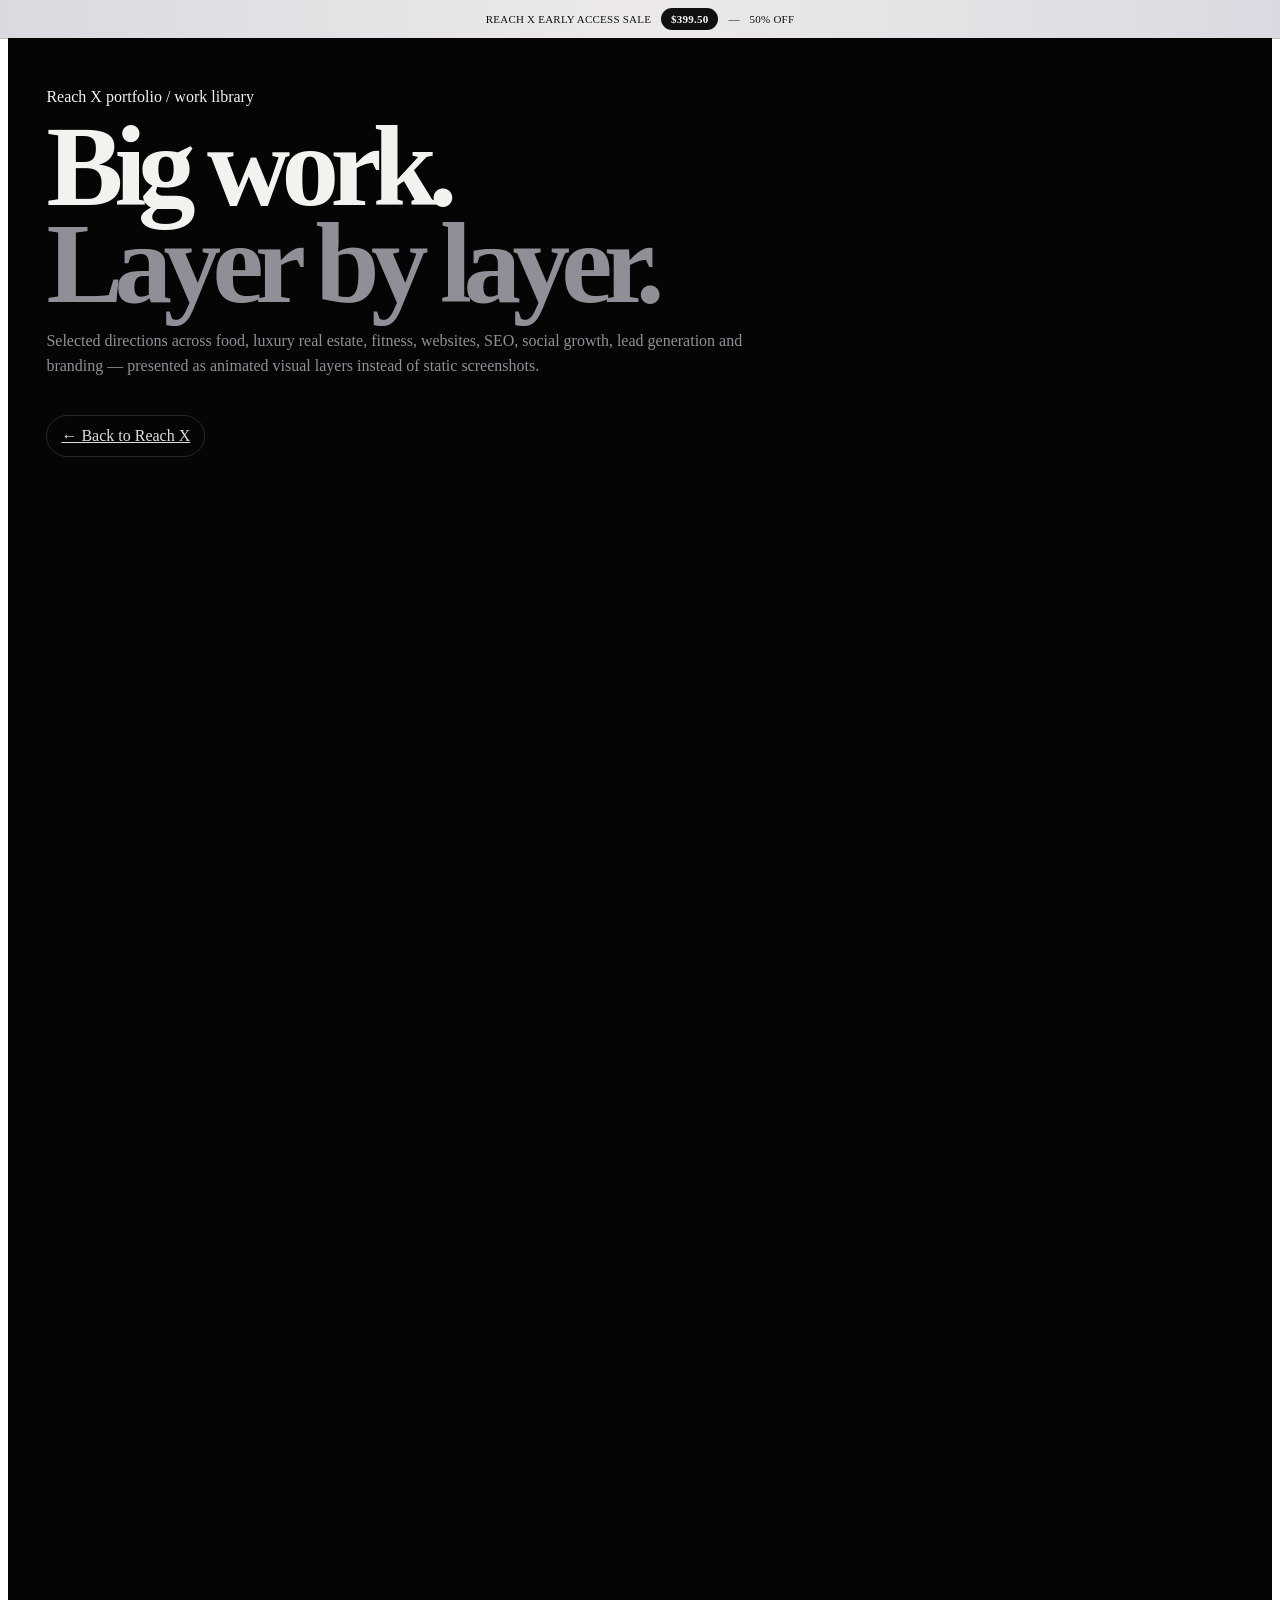
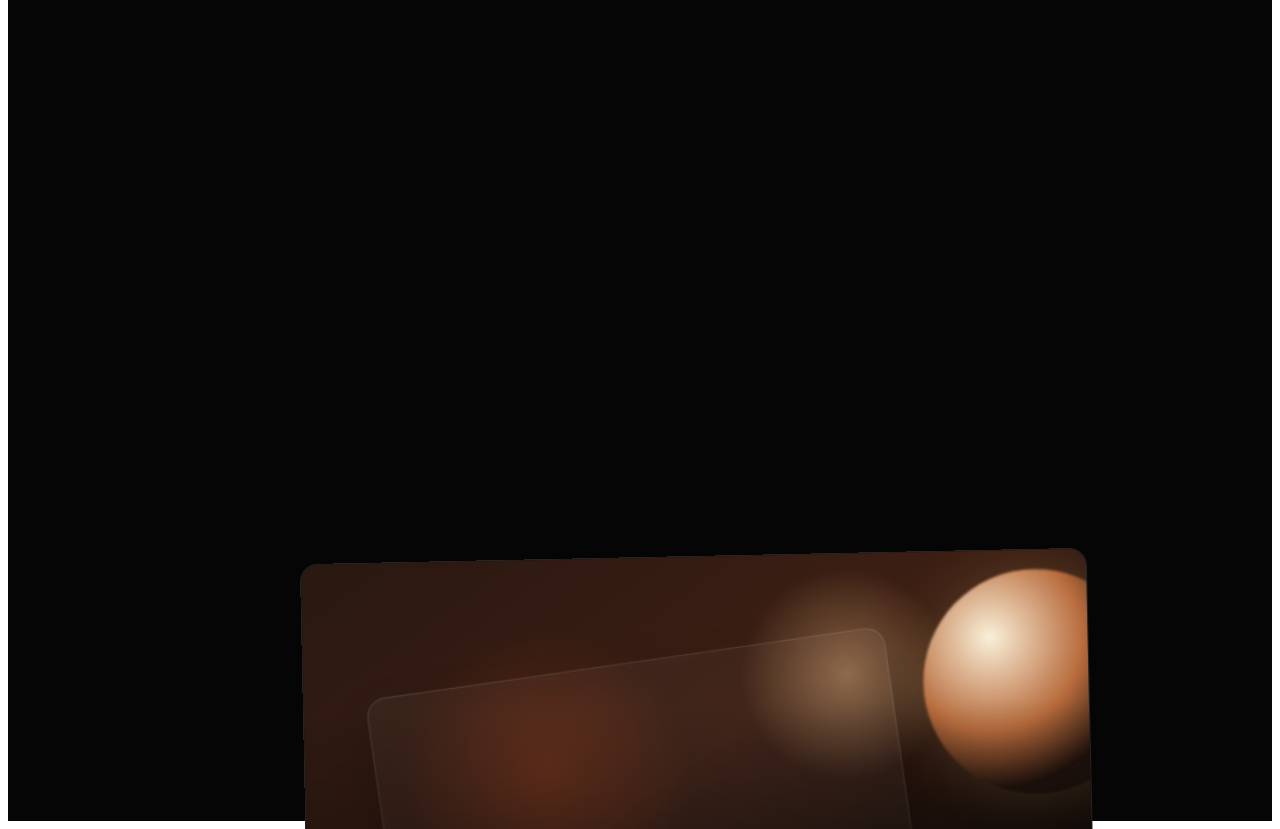
<file: work.html>
<!doctype html><html lang="en"><head><meta charset="utf-8"><meta name="viewport" content="width=device-width,initial-scale=1"><title>Reach X — Work Library</title><style>
/* ===== Reach X immersive library transformation ===== */
:root{
  --rx-black:#050505;--rx-line:rgba(255,255,255,.115);--rx-gold:#d5b36a;--rx-gold2:#ffe8a9;
}
.rx-promo{
  position:fixed;left:0;right:0;top:0;height:38px;z-index:1000;
  display:flex;align-items:center;justify-content:center;gap:10px;
  padding:0 12px;background:linear-gradient(90deg,#d9d9e0,#ece9e8,#d9dae1);
  color:#101012;font-size:11px;letter-spacing:.02em;box-shadow:0 1px 0 rgba(0,0,0,.25);
}
.rx-promo .rx-strike{text-decoration:line-through;opacity:.45}
.rx-promo .rx-sale{background:#101012;color:#fff;border-radius:999px;padding:5px 10px;font-weight:800}
.rx-promo .rx-count{font-variant-numeric:tabular-nums;font-weight:700}
.topbar{top:38px!important}

/* Library */
.rx-library{
  min-height:100vh;position:relative;display:block;padding:10vh 3vw 16vh;z-index:4;overflow:hidden;
  background:radial-gradient(circle at 20% 20%,rgba(255,217,141,.035),transparent 28%),
             radial-gradient(circle at 84% 50%,rgba(132,92,255,.04),transparent 30%),#050505;
}
.rx-library-head{display:flex;align-items:flex-end;justify-content:space-between;gap:24px;margin:0 0 30px;padding:0 6px}
.rx-library-head .rx-overline{font-size:10px;letter-spacing:.23em;text-transform:uppercase;color:#7d7e86}
.rx-library-head h2{margin:8px 0 0;font-size:clamp(48px,6.3vw,94px);line-height:.9;letter-spacing:-.065em;font-weight:600;color:#f3f3f0}
.rx-library-head .rx-all{color:#999aa2;font-size:12px;white-space:nowrap;padding-bottom:7px}
.rx-library-grid{display:grid;grid-template-columns:repeat(4,minmax(0,1fr));gap:12px}
.rx-work-card{
  --rx-x:0px;--rx-y:0px;--rx-scale:1;--rx-rot:0deg;--rx-scroll-shift:0px;
  position:relative;height:360px;border:1px solid var(--rx-line);border-radius:18px;overflow:hidden;background:#09090a;
  transform:translate3d(var(--rx-x),var(--rx-y),0) scale(var(--rx-scale)) rotate(var(--rx-rot));
  transition:transform .55s cubic-bezier(.2,.7,.2,1),border-color .3s,box-shadow .3s;will-change:transform;
}
.rx-work-card:hover{border-color:rgba(255,255,255,.24);box-shadow:0 24px 60px rgba(0,0,0,.34)}
.rx-work-card .rx-preview{
  position:absolute;inset:0;overflow:hidden;transform:translate3d(0,calc(var(--rx-scroll-shift,0px)*.65),0) scale(1.07);
  transition:transform .75s cubic-bezier(.2,.7,.2,1);
}
.rx-work-card:hover .rx-preview{transform:translate3d(0,calc(var(--rx-scroll-shift,0px)*.5),0) scale(1.12)}
.rx-work-card .rx-preview:after{content:"";position:absolute;inset:0;background:linear-gradient(180deg,rgba(0,0,0,.02) 30%,rgba(0,0,0,.84) 100%);pointer-events:none}
.rx-work-card .rx-info{position:absolute;left:17px;right:17px;bottom:15px;z-index:2}
.rx-work-card .rx-kind{color:#c4c4ca;font-size:9px;letter-spacing:.2em;text-transform:uppercase}
.rx-work-card h3{margin:7px 0 7px;font-size:26px;letter-spacing:-.045em;line-height:.95}
.rx-work-card p{margin:0;color:#c2c2c8;font-size:11px;line-height:1.5;max-width:310px}
.rx-work-card .rx-open{display:inline-flex;margin-top:11px;padding:6px 9px;border:1px solid rgba(255,255,255,.17);border-radius:999px;font-size:9px;color:#fff;background:rgba(0,0,0,.16)}
.rx-poster{position:absolute;inset:0;animation:rxPosterFloat 10s ease-in-out infinite alternate}
@keyframes rxPosterFloat{from{transform:translate3d(-1%,-1%,0) scale(1)}to{transform:translate3d(2%,1.5%,0) scale(1.045)}}
.rx-poster .rx-orb{position:absolute;border-radius:50%;filter:blur(1px);box-shadow:0 0 50px rgba(255,215,130,.18)}
.rx-poster .rx-window{position:absolute;border:1px solid rgba(255,255,255,.13);border-radius:18px;background:rgba(255,255,255,.035);box-shadow:0 20px 40px rgba(0,0,0,.22),inset 0 0 25px rgba(255,255,255,.025)}
.rx-food{background:radial-gradient(circle at 68% 25%,rgba(247,197,136,.44),transparent 15%),radial-gradient(circle at 32% 42%,rgba(181,67,25,.34),transparent 22%),linear-gradient(145deg,#291811 0%,#3e2014 45%,#080808 90%)}
.rx-real{background:radial-gradient(circle at 72% 22%,rgba(160,205,255,.42),transparent 16%),linear-gradient(145deg,#061015 0%,#17313f 46%,#050708 88%)}
.rx-gym{background:radial-gradient(circle at 78% 18%,rgba(211,255,94,.27),transparent 16%),linear-gradient(145deg,#020405 0%,#0c1a1f 54%,#030506 92%)}
.rx-web{background:radial-gradient(circle at 78% 19%,rgba(141,106,255,.42),transparent 17%),radial-gradient(circle at 28% 72%,rgba(85,173,255,.22),transparent 20%),linear-gradient(145deg,#090710,#171127,#050505)}
.rx-seo{background:linear-gradient(rgba(9,13,18,.72),rgba(9,13,18,.92)),repeating-linear-gradient(90deg,transparent 0 28px,rgba(121,231,255,.07) 29px 30px),repeating-linear-gradient(0deg,transparent 0 28px,rgba(121,231,255,.05) 29px 30px),#071017}
.rx-social{background:radial-gradient(circle at 30% 36%,rgba(247,138,203,.48),transparent 18%),radial-gradient(circle at 72% 65%,rgba(94,114,255,.45),transparent 18%),linear-gradient(145deg,#160912,#08070f)}
.rx-leads{background:linear-gradient(145deg,#0b120b,#07100b 55%,#050505)}
.rx-brand{background:radial-gradient(circle at 68% 28%,rgba(255,222,158,.34),transparent 20%),radial-gradient(circle at 22% 70%,rgba(164,92,255,.24),transparent 25%),linear-gradient(145deg,#14100d,#08080b)}
.rx-food .rx-orb1{width:210px;height:210px;right:-30px;top:35px;background:radial-gradient(circle at 30% 30%,#fff5dd,#bc6e3e 42%,transparent 68%)}
.rx-food .rx-window{width:62%;height:41%;left:12%;top:22%;transform:rotate(-7deg)}
.rx-real .rx-window{width:68%;height:52%;left:13%;top:14%;transform:perspective(500px) rotateY(-10deg);background:linear-gradient(135deg,rgba(195,220,235,.10),rgba(255,255,255,.02))}
.rx-real .rx-orb1{width:260px;height:260px;right:-100px;bottom:-55px;background:radial-gradient(circle,#8fb8d4,rgba(8,25,33,.2) 65%,transparent 72%)}
.rx-gym .rx-window{width:74%;height:7px;left:13%;top:30%;border-radius:99px;background:rgba(234,255,192,.42);box-shadow:0 0 30px rgba(215,255,92,.18)}
.rx-gym .rx-orb1{width:120px;height:120px;right:14%;top:14%;background:radial-gradient(circle,#ecffc0,#6b7636 32%,transparent 70%)}
.rx-web .rx-window{width:66%;height:48%;left:16%;top:16%;background:linear-gradient(145deg,rgba(125,94,255,.24),rgba(255,255,255,.03));animation:rxWindowFloat 7s ease-in-out infinite alternate}
.rx-web .rx-orb1{width:170px;height:170px;left:-48px;bottom:-50px;background:radial-gradient(circle,#6ba8ff,rgba(52,97,171,.24) 45%,transparent 72%)}
@keyframes rxWindowFloat{to{transform:translateY(16px) rotate(2deg)}}
.rx-seo .rx-window{width:54%;height:54%;right:11%;top:12%;border-radius:16px}
.rx-seo .rx-orb1{width:150px;height:150px;left:-40px;bottom:15px;background:radial-gradient(circle,#79e7ff,rgba(41,97,126,.25) 45%,transparent 72%)}
.rx-social .rx-orb1{width:190px;height:190px;left:17%;top:19%;background:radial-gradient(circle,#ffafdd,#5b58a8 34%,transparent 68%);animation:rxSocial 7s ease-in-out infinite alternate}
@keyframes rxSocial{to{transform:translate3d(70px,30px,0) rotate(17deg) scale(1.08)}}
.rx-social .rx-window{width:42%;height:36%;right:9%;bottom:19%;transform:rotate(9deg)}
.rx-leads .rx-window{width:76%;height:56%;left:10%;top:17%;background:linear-gradient(160deg,rgba(208,255,118,.14),rgba(255,255,255,.02))}
.rx-leads .rx-orb1{width:180px;height:180px;right:-45px;bottom:-45px;background:radial-gradient(circle,#d7ff5c,#4a5e2c 35%,transparent 70%)}
.rx-brand .rx-window{width:66%;height:52%;left:15%;top:16%;transform:rotate(-3deg);background:linear-gradient(145deg,rgba(255,235,184,.12),rgba(156,83,255,.07))}
.rx-brand .rx-orb1{width:180px;height:180px;right:-40px;top:-38px;background:radial-gradient(circle,#ffe4a8,#906344 35%,transparent 70%)}
.rx-library-cta{display:flex;justify-content:center;margin-top:28px}
.rx-library-cta a{display:inline-flex;align-items:center;gap:8px;padding:12px 18px;border:1px solid rgba(255,255,255,.14);border-radius:999px;color:#dedee3;font-size:11px;background:rgba(255,255,255,.035)}

/* Extra work pages */
.rx-work-page{background:#050505;color:#f2f2ef;min-height:100vh}
.rx-work-page .rx-page-head{padding:80px 3vw 30px}
.rx-work-page .rx-page-head h1{font-size:clamp(56px,9vw,128px);letter-spacing:-.075em;line-height:.84;margin:12px 0}
.rx-work-page .rx-page-head p{max-width:720px;color:#8f9097;line-height:1.6}
.rx-mosaic{display:grid;grid-template-columns:repeat(12,1fr);gap:12px;padding:10px 3vw 100px}
.rx-mosaic .rx-work-card{grid-column:span 4;height:420px}
.rx-mosaic .rx-work-card:nth-child(1){grid-column:span 8;height:520px}
.rx-mosaic .rx-work-card:nth-child(4){grid-column:span 8}
.rx-back{margin-top:20px;display:inline-flex;padding:11px 14px;border:1px solid rgba(255,255,255,.14);border-radius:999px;color:#ddd}

/* Cookie consent */
.rx-cookie{
  position:fixed;left:18px;bottom:18px;width:min(490px,calc(100vw - 36px));z-index:1100;padding:22px 24px;
  border-radius:18px;border:1px solid rgba(255,255,255,.12);background:rgba(19,19,21,.95);
  box-shadow:0 24px 80px rgba(0,0,0,.48);color:#f1f1f2;backdrop-filter:blur(16px);-webkit-backdrop-filter:blur(16px)
}
.rx-cookie h3{margin:0 0 12px;font-size:18px}.rx-cookie p{margin:0 0 15px;color:#aeb0b7;font-size:13px;line-height:1.6}.rx-cookie a{color:#e4e4e8;text-decoration:underline}
.rx-cookie-actions{display:flex;gap:10px;flex-wrap:wrap}
.rx-cookie-actions button{border-radius:999px;padding:10px 14px;border:1px solid rgba(255,255,255,.12);background:#171719;color:#eee;font-size:11px}
.rx-cookie-actions .accept{background:#eceef4;color:#101012;border-color:#eceef4}
.rx-cookie-manage{position:fixed;inset:0;z-index:1101;display:none;place-items:center;padding:20px;background:rgba(0,0,0,.7);backdrop-filter:blur(12px);-webkit-backdrop-filter:blur(12px)}
.rx-cookie-manage.open{display:grid}
.rx-cookie-panel{width:min(560px,94vw);padding:24px;border:1px solid rgba(255,255,255,.12);border-radius:20px;background:#101012}
.rx-cookie-panel h3{margin:0 0 10px;font-size:24px}.rx-cookie-panel p{color:#aaa;line-height:1.6;font-size:13px}
.rx-pref{display:flex;align-items:center;justify-content:space-between;gap:20px;padding:15px 0;border-top:1px solid rgba(255,255,255,.08)}
.rx-pref small{display:block;color:#81828a;margin-top:4px}
.rx-switch{width:48px;height:28px;border-radius:999px;background:#3a3a3d;border:0;position:relative;flex:0 0 auto}
.rx-switch:after{content:"";position:absolute;top:4px;left:4px;width:20px;height:20px;border-radius:50%;background:#fff;transition:.2s}
.rx-switch.on{background:#a9be53}.rx-switch.on:after{left:24px}
.rx-cookie-footer{display:flex;justify-content:flex-end;gap:8px;margin-top:18px}
.rx-cookie-footer button{padding:10px 15px;border-radius:999px;border:1px solid rgba(255,255,255,.12);background:#18181a;color:#fff}
@media(max-width:1100px){
  .rx-library-grid{grid-template-columns:repeat(2,minmax(0,1fr))}
  .rx-mosaic .rx-work-card,.rx-mosaic .rx-work-card:nth-child(1),.rx-mosaic .rx-work-card:nth-child(4){grid-column:span 6}
}
@media(max-width:700px){
  .rx-promo{font-size:9px;gap:7px}.rx-promo .rx-strike{display:none}
  .rx-library{padding:8vh 4vw 12vh}.rx-library-head{display:block}.rx-library-head .rx-all{margin-top:10px}
  .rx-library-grid{grid-template-columns:1fr;gap:10px}.rx-work-card{height:300px}
  .rx-mosaic{grid-template-columns:1fr;padding:10px 4vw 70px}
  .rx-mosaic .rx-work-card,.rx-mosaic .rx-work-card:nth-child(1),.rx-mosaic .rx-work-card:nth-child(4){grid-column:1;height:330px}
  .rx-cookie{left:10px;bottom:10px;width:calc(100vw - 20px);padding:18px}
}

.rx-detail{min-height:100vh;background:#050505;color:#f4f4f1;padding:0 3vw 80px}
.rx-detail-head{padding:90px 0 40px}.rx-detail-head .rx-overline{font-size:10px;letter-spacing:.22em;text-transform:uppercase;color:#7a7b82}
.rx-detail-head h1{font-size:clamp(58px,10vw,140px);line-height:.82;letter-spacing:-.08em;margin:14px 0}.rx-detail-head p{max-width:760px;color:#96979f;line-height:1.7}
.rx-detail-hero{height:min(72vh,720px);border:1px solid rgba(255,255,255,.12);border-radius:26px;overflow:hidden;position:relative}
.rx-detail-hero .rx-preview{position:absolute;inset:0}.rx-detail-copy{position:absolute;left:28px;right:28px;bottom:25px;z-index:2}
.rx-detail-copy .rx-kind{font-size:10px;letter-spacing:.18em;text-transform:uppercase;color:#b9b9bf}.rx-detail-copy h2{font-size:clamp(42px,7vw,88px);letter-spacing:-.06em;margin:8px 0}
.rx-detail-copy p{max-width:650px;color:#d0d0d4;line-height:1.6}.rx-detail-actions{display:flex;gap:10px;flex-wrap:wrap;margin-top:16px}
.rx-detail-actions a{display:inline-flex;padding:12px 15px;border:1px solid rgba(255,255,255,.16);border-radius:999px;font-size:11px}.rx-detail-actions a.primary{background:#f5f4ef;color:#070707;border-color:#f5f4ef}
</style></head><body>
<div class="rx-promo"><span>REACH X EARLY ACCESS SALE</span><span class="rx-sale">$399.50</span><span>—</span><span>50% OFF</span></div>
<main class="rx-work-page">
<div class="rx-page-head"><div class="rx-overline">Reach X portfolio / work library</div><h1>Big work.<br><span style="color:#8e8f97">Layer by layer.</span></h1><p>Selected directions across food, luxury real estate, fitness, websites, SEO, social growth, lead generation and branding — presented as animated visual layers instead of static screenshots.</p><a class="rx-back" href="index.html">← Back to Reach X</a></div>
<div class="rx-mosaic">
<a class="rx-work-card" href="work-food.html"><div class="rx-preview rx-food"><div class="rx-poster"><div class="rx-orb rx-orb1"></div><div class="rx-window"></div></div></div><div class="rx-info"><div class="rx-kind">01 / Food</div><h3>Warm, cinematic dining.</h3><p>Atmosphere-led hospitality presentation.</p></div></a>
<a class="rx-work-card" href="work-real-estate.html"><div class="rx-preview rx-real"><div class="rx-poster"><div class="rx-orb rx-orb1"></div><div class="rx-window"></div></div></div><div class="rx-info"><div class="rx-kind">02 / Real Estate</div><h3>Private collection.</h3><p>Luxury residences and location-led story.</p></div></a>
<a class="rx-work-card" href="work-fitness.html"><div class="rx-preview rx-gym"><div class="rx-poster"><div class="rx-orb rx-orb1"></div><div class="rx-window"></div></div></div><div class="rx-info"><div class="rx-kind">03 / Fitness</div><h3>Training for life.</h3><p>Performance, classes, wellness and recovery.</p></div></a>
<a class="rx-work-card" id="websites"><div class="rx-preview rx-web"><div class="rx-poster"><div class="rx-orb rx-orb1"></div><div class="rx-window"></div></div></div><div class="rx-info"><div class="rx-kind">04 / Website Development</div><h3>From idea to interface.</h3><p>Responsive, immersive, launch-ready builds.</p></div></a>
<a class="rx-work-card" id="seo"><div class="rx-preview rx-seo"><div class="rx-poster"><div class="rx-orb rx-orb1"></div><div class="rx-window"></div></div></div><div class="rx-info"><div class="rx-kind">05 / SEO & Google</div><h3>Code that gets found.</h3><p>Basic SEO directly in website code.</p></div></a>
<a class="rx-work-card" id="social"><div class="rx-preview rx-social"><div class="rx-poster"><div class="rx-orb rx-orb1"></div><div class="rx-window"></div></div></div><div class="rx-info"><div class="rx-kind">06 / Social</div><h3>Attention, with intent.</h3><p>Social strategy and creative direction.</p></div></a>
<a class="rx-work-card" id="leads"><div class="rx-preview rx-leads"><div class="rx-poster"><div class="rx-orb rx-orb1"></div><div class="rx-window"></div></div></div><div class="rx-info"><div class="rx-kind">07 / Lead Generation</div><h3>Turn attention into leads.</h3><p>Conversion paths and enquiry systems.</p></div></a>
<a class="rx-work-card" id="branding"><div class="rx-preview rx-brand"><div class="rx-poster"><div class="rx-orb rx-orb1"></div><div class="rx-window"></div></div></div><div class="rx-info"><div class="rx-kind">08 / Branding & Creative</div><h3>Make the brand stay.</h3><p>Identity, campaign assets and creative.</p></div></a>
</div>
</main>
<script>
(()=>{const cards=[...document.querySelectorAll(".rx-work-card")];function q(){const vh=innerHeight;cards.forEach((c,i)=>{const r=c.getBoundingClientRect(),d=((r.top+r.height/2)-vh/2)/vh;c.style.setProperty("--rx-x",`${((i%3)-1)*d*5}px`);c.style.setProperty("--rx-y",`${-d*32}px`);c.style.setProperty("--rx-rot",`${Math.max(-1.2,Math.min(1.2,d*.8))}deg`);c.style.setProperty("--rx-scale",`${1+Math.max(0,.018-Math.abs(d)*.012)}`)})}addEventListener("scroll",q,{passive:true});addEventListener("resize",q);q()})()
</script></body></html>
</file>
